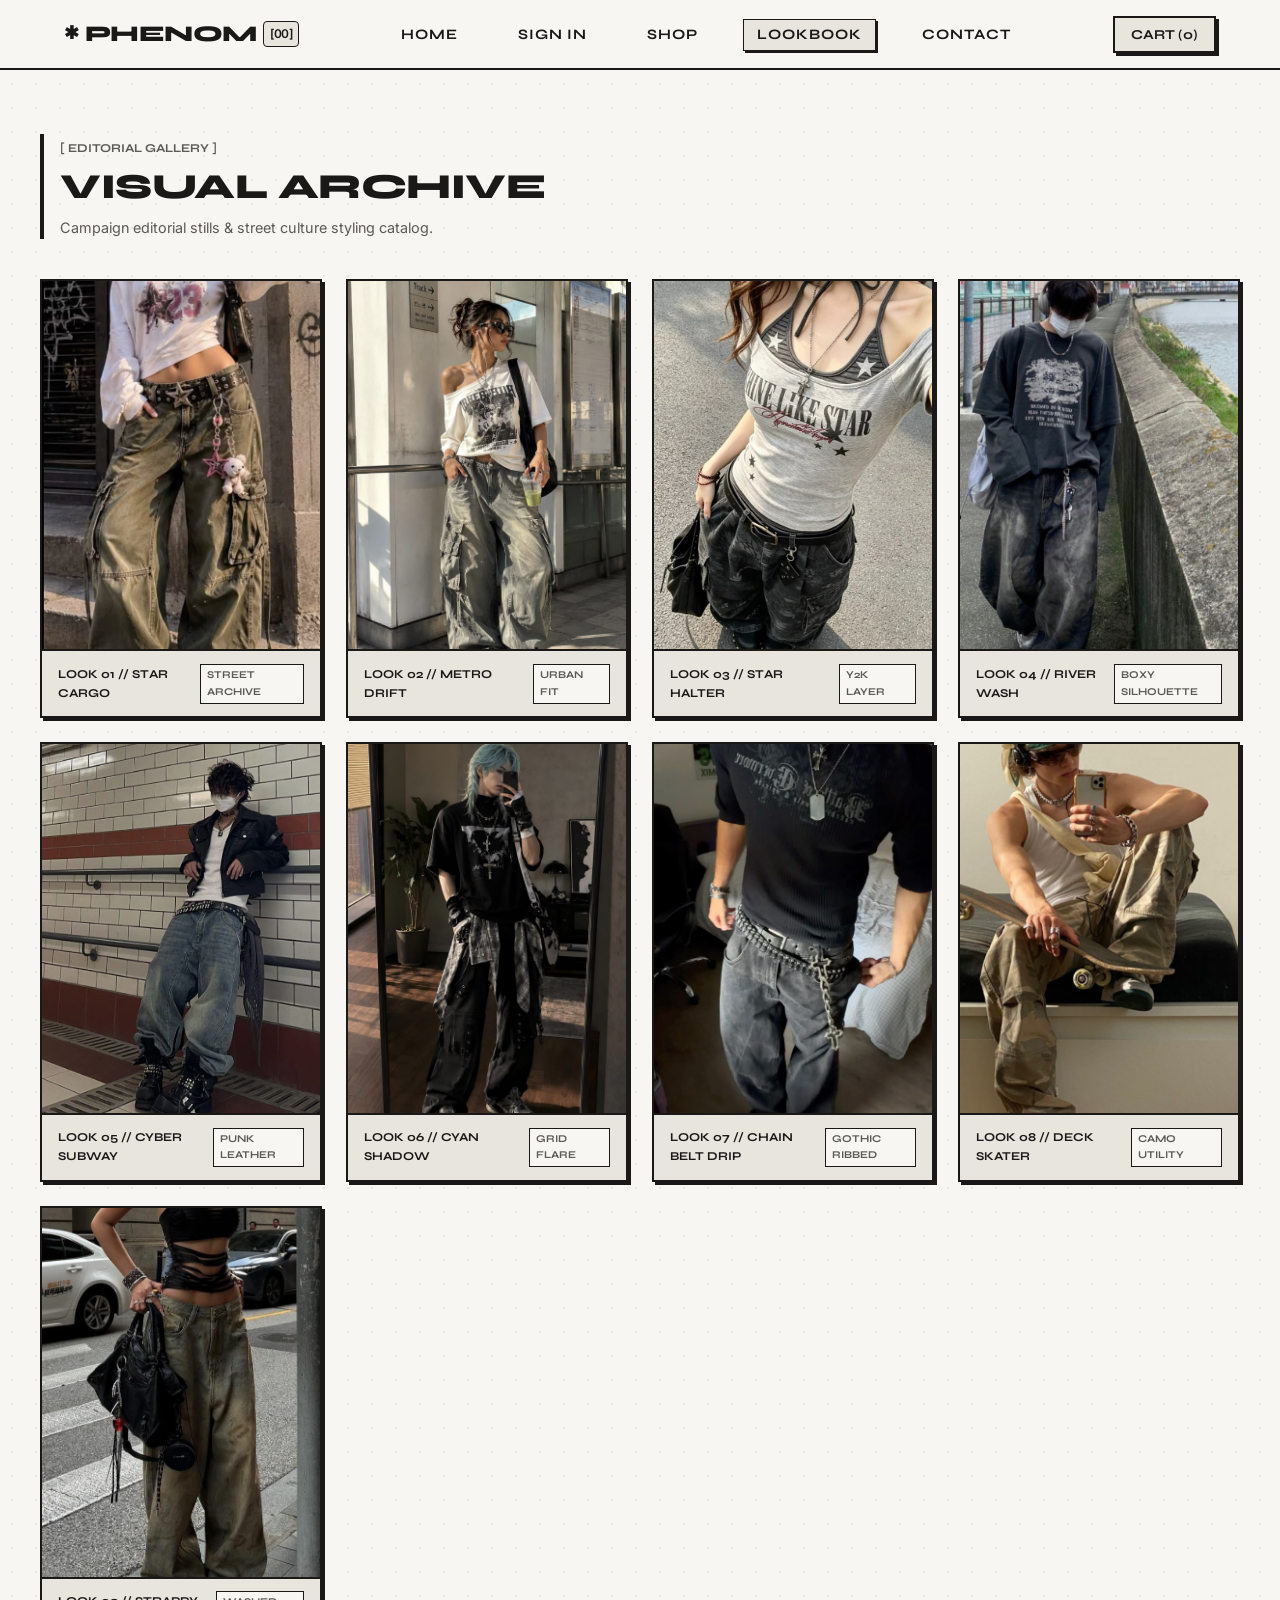
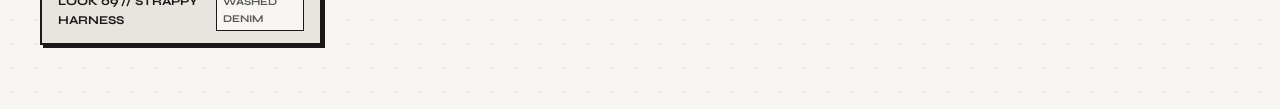
<file: lookbook.html>
<!DOCTYPE html>
<!-- 
  =============================================================================
  PHENOM - Lookbook Page (lookbook.html)
  =============================================================================
-->
<html lang="en">
<head>
  <meta charset="UTF-8">
  <meta name="viewport" content="width=device-width, initial-scale=1.0">
  <title>PHENOM | Lookbook</title>

  <link rel="preconnect" href="https://fonts.googleapis.com">
  <link rel="preconnect" href="https://fonts.gstatic.com" crossorigin>
  <link href="https://fonts.googleapis.com/css2?family=Inter:wght@400;500;600&family=Syne:wght@700;800&display=swap" rel="stylesheet">

  <link rel="stylesheet" href="style.css">
</head>
<body>

  <!-- NAVBAR -->
  <header class="site-header">
    <nav class="navbar">
      
      <a href="index.html" class="brand-logo">
        <span class="logo-symbol">✱</span> PHENOM <span class="logo-sub">[00]</span>
      </a>

      <ul class="nav-links">
        <li><a href="index.html" class="nav-item">HOME</a></li>
        <li><a href="signin.html" class="nav-item">SIGN IN</a></li>
        <li><a href="shop.html" class="nav-item">SHOP</a></li>
        <li><a href="lookbook.html" class="nav-item active">LOOKBOOK</a></li>
        <li><a href="contact.html" class="nav-item">CONTACT</a></li>
      </ul>

      <div class="nav-actions">
        <a href="shop.html" class="cart-badge">CART (0)</a>
      </div>

    </nav>
  </header>

  <!-- LOOKBOOK PAGE CONTENT -->
  <main class="main-content">
    
    <section class="lookbook-section">
      <div class="section-container">
        
        <div class="section-header">
          <span class="section-tag">[ EDITORIAL GALLERY ]</span>
          <h2 class="section-title">VISUAL ARCHIVE</h2>
          <p class="section-desc">Campaign editorial stills & street culture styling catalog.</p>
        </div>

        <!-- 9-Card Gallery Grid -->
        <div class="lookbook-grid">
          
          <!-- Look 1 -->
          <div class="lookbook-card">
            <div class="lookbook-image-box">
              <img src="images/lookbook1.jpg" alt="Look 01 Streetwear" class="lookbook-img">
            </div>
            <div class="lookbook-meta">
              <span class="look-title">LOOK 01 // STAR CARGO</span>
              <span class="look-tag">STREET ARCHIVE</span>
            </div>
          </div>

          <!-- Look 2 -->
          <div class="lookbook-card">
            <div class="lookbook-image-box">
              <img src="images/lookbook2.jpg" alt="Look 02 Streetwear" class="lookbook-img">
            </div>
            <div class="lookbook-meta">
              <span class="look-title">LOOK 02 // METRO DRIFT</span>
              <span class="look-tag">URBAN FIT</span>
            </div>
          </div>

          <!-- Look 3 -->
          <div class="lookbook-card">
            <div class="lookbook-image-box">
              <img src="images/lookbook3.jpg" alt="Look 03 Streetwear" class="lookbook-img">
            </div>
            <div class="lookbook-meta">
              <span class="look-title">LOOK 03 // STAR HALTER</span>
              <span class="look-tag">Y2K LAYER</span>
            </div>
          </div>

          <!-- Look 4 -->
          <div class="lookbook-card">
            <div class="lookbook-image-box">
              <img src="images/lookbook4.jpg" alt="Look 04 Streetwear" class="lookbook-img">
            </div>
            <div class="lookbook-meta">
              <span class="look-title">LOOK 04 // RIVER WASH</span>
              <span class="look-tag">BOXY SILHOUETTE</span>
            </div>
          </div>

          <!-- Look 5 -->
          <div class="lookbook-card">
            <div class="lookbook-image-box">
              <img src="images/lookbook5.jpg" alt="Look 05 Streetwear" class="lookbook-img">
            </div>
            <div class="lookbook-meta">
              <span class="look-title">LOOK 05 // CYBER SUBWAY</span>
              <span class="look-tag">PUNK LEATHER</span>
            </div>
          </div>

          <!-- Look 6 -->
          <div class="lookbook-card">
            <div class="lookbook-image-box">
              <img src="images/lookbook6.jpg" alt="Look 06 Streetwear" class="lookbook-img">
            </div>
            <div class="lookbook-meta">
              <span class="look-title">LOOK 06 // CYAN SHADOW</span>
              <span class="look-tag">GRID FLARE</span>
            </div>
          </div>

          <!-- Look 7 -->
          <div class="lookbook-card">
            <div class="lookbook-image-box">
              <img src="images/lookbook7.jpg" alt="Look 07 Streetwear" class="lookbook-img">
            </div>
            <div class="lookbook-meta">
              <span class="look-title">LOOK 07 // CHAIN BELT DRIP</span>
              <span class="look-tag">GOTHIC RIBBED</span>
            </div>
          </div>

          <!-- Look 8 -->
          <div class="lookbook-card">
            <div class="lookbook-image-box">
              <img src="images/lookbook8.jpg" alt="Look 08 Streetwear" class="lookbook-img">
            </div>
            <div class="lookbook-meta">
              <span class="look-title">LOOK 08 // DECK SKATER</span>
              <span class="look-tag">CAMO UTILITY</span>
            </div>
          </div>

          <!-- Look 9 -->
          <div class="lookbook-card">
            <div class="lookbook-image-box">
              <img src="images/lookbook9.jpg" alt="Look 09 Streetwear" class="lookbook-img">
            </div>
            <div class="lookbook-meta">
              <span class="look-title">LOOK 09 // STRAPPY HARNESS</span>
              <span class="look-tag">WASHED DENIM</span>
            </div>
          </div>

        </div>

      </div>
    </section>

  </main>

</body>
</html>
</file>
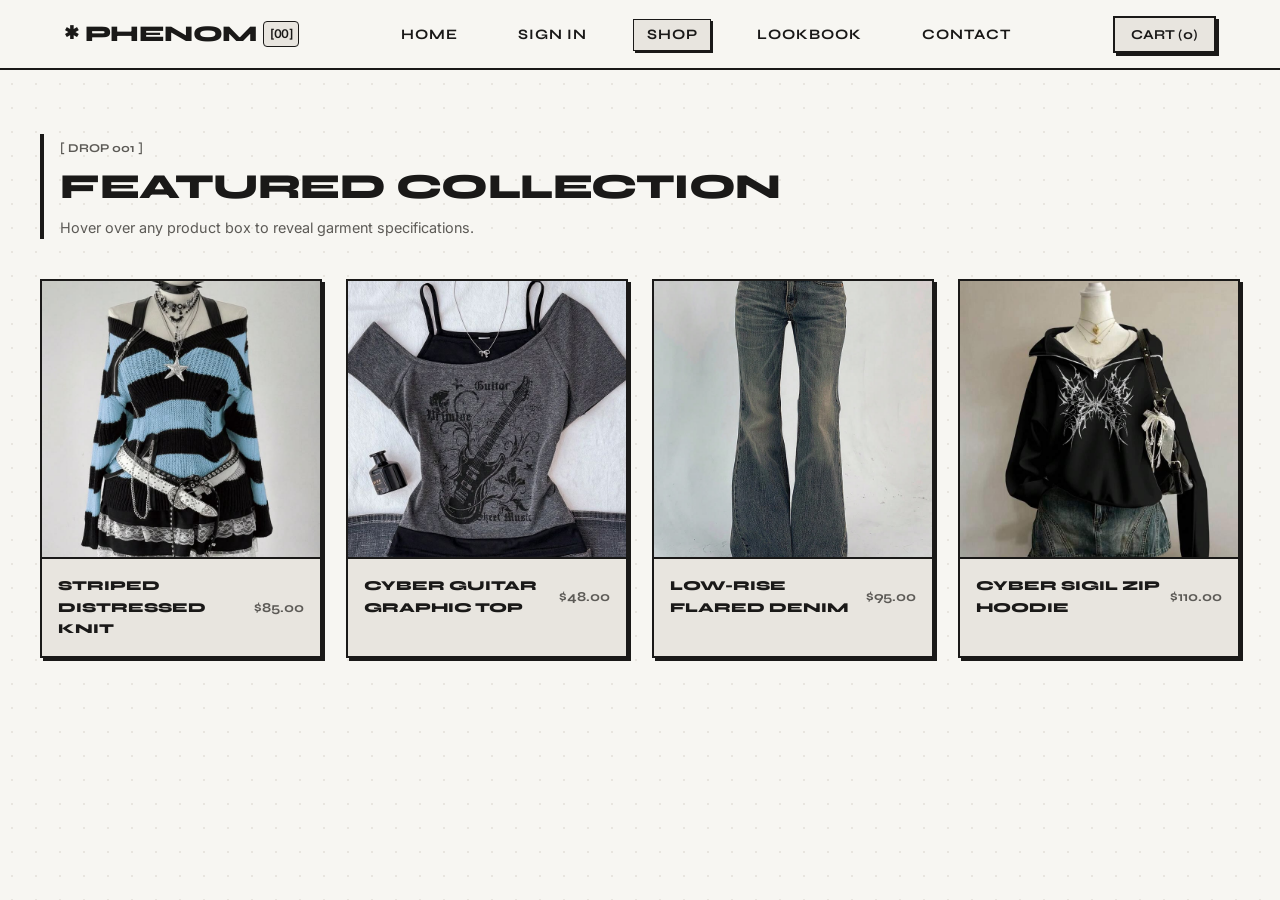
<file: shop.html>
<!DOCTYPE html>
<!-- 
  =============================================================================
  PHENOM - Shop Page (shop.html)
  =============================================================================
-->
<html lang="en">
<head>
  <meta charset="UTF-8">
  <meta name="viewport" content="width=device-width, initial-scale=1.0">
  <title>PHENOM | Shop</title>

  <link rel="preconnect" href="https://fonts.googleapis.com">
  <link rel="preconnect" href="https://fonts.gstatic.com" crossorigin>
  <link href="https://fonts.googleapis.com/css2?family=Inter:wght@400;500;600&family=Syne:wght@700;800&display=swap" rel="stylesheet">

  <link rel="stylesheet" href="style.css">
</head>
<body>

  <!-- NAVBAR -->
  <header class="site-header">
    <nav class="navbar">
      
      <a href="index.html" class="brand-logo">
        <span class="logo-symbol">✱</span> PHENOM <span class="logo-sub">[00]</span>
      </a>

      <ul class="nav-links">
        <li><a href="index.html" class="nav-item">HOME</a></li>
        <li><a href="signin.html" class="nav-item">SIGN IN</a></li>
        <li><a href="shop.html" class="nav-item active">SHOP</a></li>
        <li><a href="lookbook.html" class="nav-item">LOOKBOOK</a></li>
        <li><a href="contact.html" class="nav-item">CONTACT</a></li>
      </ul>

      <div class="nav-actions">
        <a href="shop.html" class="cart-badge">CART (0)</a>
      </div>

    </nav>
  </header>

  <!-- SHOP PAGE CONTENT -->
  <main class="main-content">
    
    <section class="shop-section">
      <div class="section-container">
        
        <div class="section-header">
          <span class="section-tag">[ DROP 001 ]</span>
          <h2 class="section-title">FEATURED COLLECTION</h2>
          <p class="section-desc">Hover over any product box to reveal garment specifications.</p>
        </div>

        <!-- 4-Product Grid -->
        <div class="product-grid">
          
          <!-- Product 1: Striped Distressed Knit Sweater -->
          <div class="product-card">
            <div class="product-image-box">
              <img src="images/product1.jpg" alt="Striped Distressed Knit Sweater" class="product-img">
              
              <!-- Pure CSS Hover Overlay -->
              <div class="product-overlay">
                <span class="overlay-tag">SPECIFICATIONS</span>
                <p class="overlay-desc">Distressed blue-black knitwear with off-shoulder neckline, silver star pendant accent, and raw Y2K punk finish.</p>
                <button class="btn btn-primary add-cart-btn">ADD TO CART — $85</button>
              </div>
            </div>

            <div class="product-info">
              <h3 class="product-name">STRIPED DISTRESSED KNIT</h3>
              <span class="product-price">$85.00</span>
            </div>
          </div>

          <!-- Product 2: Cyber Guitar Graphic Top -->
          <div class="product-card">
            <div class="product-image-box">
              <img src="images/product2.jpg" alt="Cyber Guitar Graphic Top" class="product-img">
              
              <div class="product-overlay">
                <span class="overlay-tag">SPECIFICATIONS</span>
                <p class="overlay-desc">Off-shoulder heather gray top with cyber gothic guitar typography print and layered double straps.</p>
                <button class="btn btn-primary add-cart-btn">ADD TO CART — $48</button>
              </div>
            </div>

            <div class="product-info">
              <h3 class="product-name">CYBER GUITAR GRAPHIC TOP</h3>
              <span class="product-price">$48.00</span>
            </div>
          </div>

          <!-- Product 3: Low-Rise Flared Denim -->
          <div class="product-card">
            <div class="product-image-box">
              <img src="images/product3.jpg" alt="Low-Rise Flared Denim Jeans" class="product-img">
              
              <div class="product-overlay">
                <span class="overlay-tag">SPECIFICATIONS</span>
                <p class="overlay-desc">Vintage washed rigid cotton denim with low-rise waist fit, whiskered thighs, and exaggerated flare leg cut.</p>
                <button class="btn btn-primary add-cart-btn">ADD TO CART — $95</button>
              </div>
            </div>

            <div class="product-info">
              <h3 class="product-name">LOW-RISE FLARED DENIM</h3>
              <span class="product-price">$95.00</span>
            </div>
          </div>

          <!-- Product 4: Cyber Sigil Zip Hoodie -->
          <div class="product-card">
            <div class="product-image-box">
              <img src="images/product4.jpg" alt="Cyber Sigil Zip Hoodie" class="product-img">
              
              <div class="product-overlay">
                <span class="overlay-tag">SPECIFICATIONS</span>
                <p class="overlay-desc">Heavyweight black fleece zip sweater featuring chrome cyber sigil chest artwork and layered stand collar.</p>
                <button class="btn btn-primary add-cart-btn">ADD TO CART — $110</button>
              </div>
            </div>

            <div class="product-info">
              <h3 class="product-name">CYBER SIGIL ZIP HOODIE</h3>
              <span class="product-price">$110.00</span>
            </div>
          </div>

        </div>

      </div>
    </section>

  </main>

</body>
</html>
</file>
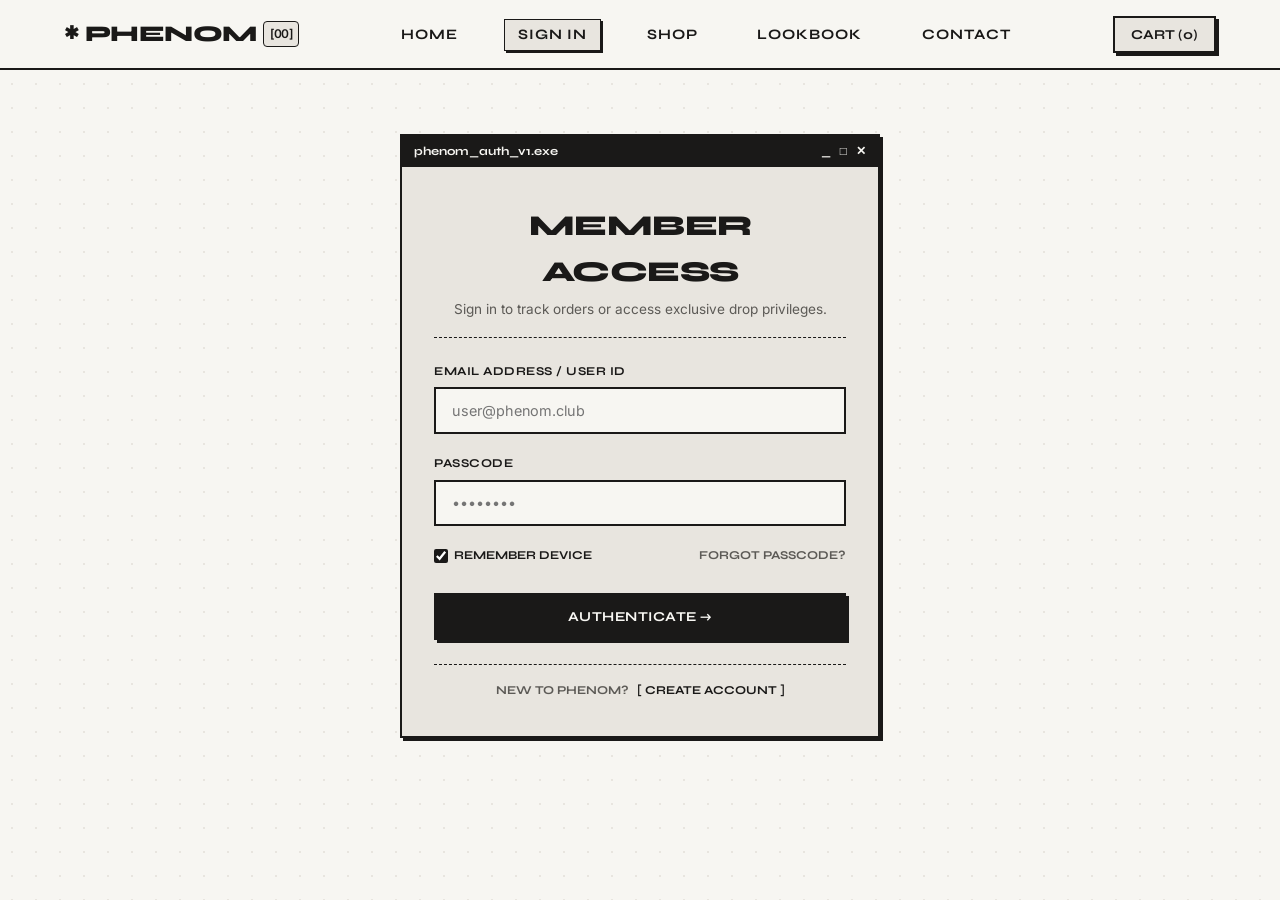
<file: signin.html>
<!DOCTYPE html>
<!-- 
  =============================================================================
  PHENOM - Sign In / Account Page (signin.html)
  =============================================================================
-->
<html lang="en">
<head>
  <meta charset="UTF-8">
  <meta name="viewport" content="width=device-width, initial-scale=1.0">
  <title>PHENOM | Sign In</title>

  <link rel="preconnect" href="https://fonts.googleapis.com">
  <link rel="preconnect" href="https://fonts.gstatic.com" crossorigin>
  <link href="https://fonts.googleapis.com/css2?family=Inter:wght@400;500;600&family=Syne:wght@700;800&display=swap" rel="stylesheet">

  <link rel="stylesheet" href="style.css">
</head>
<body>

  <!-- NAVBAR -->
  <header class="site-header">
    <nav class="navbar">
      
      <a href="index.html" class="brand-logo">
        <span class="logo-symbol">✱</span> PHENOM <span class="logo-sub">[00]</span>
      </a>

      <ul class="nav-links">
        <li><a href="index.html" class="nav-item">HOME</a></li>
        <li><a href="signin.html" class="nav-item active">SIGN IN</a></li>
        <li><a href="shop.html" class="nav-item">SHOP</a></li>
        <li><a href="lookbook.html" class="nav-item">LOOKBOOK</a></li>
        <li><a href="contact.html" class="nav-item">CONTACT</a></li>
      </ul>

      <div class="nav-actions">
        <a href="shop.html" class="cart-badge">CART (0)</a>
      </div>

    </nav>
  </header>

  <!-- SIGN IN PAGE CONTENT -->
  <main class="main-content">
    
    <section class="signin-section">
      <div class="signin-container">
        
        <div class="signin-card">
          <div class="window-header">
            <span class="window-title">phenom_auth_v1.exe</span>
            <div class="window-controls">
              <span>_</span>
              <span>□</span>
              <span>✕</span>
            </div>
          </div>

          <div class="signin-content">
            
            <div class="form-header">
              <h2 class="form-title">MEMBER ACCESS</h2>
              <p class="form-subtitle">Sign in to track orders or access exclusive drop privileges.</p>
            </div>

            <form action="#" class="auth-form" onsubmit="event.preventDefault();">
              
              <div class="form-group">
                <label for="email" class="form-label">EMAIL ADDRESS / USER ID</label>
                <input type="email" id="email" class="form-input" placeholder="user@phenom.club" required>
              </div>

              <div class="form-group">
                <label for="password" class="form-label">PASSCODE</label>
                <input type="password" id="password" class="form-input" placeholder="••••••••" required>
              </div>

              <div class="form-options">
                <label class="checkbox-label">
                  <input type="checkbox" checked>
                  <span>REMEMBER DEVICE</span>
                </label>
                <a href="#" class="forgot-link">FORGOT PASSCODE?</a>
              </div>

              <button type="submit" class="btn btn-primary form-submit-btn">AUTHENTICATE →</button>

            </form>

            <div class="form-footer">
              <span>NEW TO PHENOM?</span>
              <a href="#" class="switch-link">[ CREATE ACCOUNT ]</a>
            </div>

          </div>
        </div>

      </div>
    </section>

  </main>

</body>
</html>
</file>
<file: style.css>
/* 
=============================================================================
PHENOM - CSS STYLESHEET
=============================================================================
WHAT IS CSS?
CSS stands for Cascading Style Sheets. While HTML builds the skeleton of a site,
CSS adds the visual design: colors, fonts, spacing, borders, layouts, and animations.
=============================================================================
*/

/* 
  ---------------------------------------------------------------------------
  1. CSS COLOR & DESIGN VARIABLES
  ---------------------------------------------------------------------------
  :root allows us to store color hex codes in custom variables like --bg-cream.
  This makes it super easy to keep colors consistent across the entire website.
*/
:root {
  /* Color Palette: Soft Muted Neutrals (Y2K Webcore Minimalist) */
  --bg-cream: #F7F6F2;        /* Off-white / cream background */
  --surface-stone: #E8E5DF;   /* Stone / taupe gray for cards and sections */
  --surface-stone-hover: #DCD8D0; /* Slightly darker stone for hover states */
  --text-charcoal: #1A1918;   /* Deep charcoal / near-black for primary text */
  --text-muted: #5C5A56;      /* Soft charcoal for secondary subtitle text */
  --border-dark: #1A1918;     /* Crisp charcoal border for Y2K boxy structure */
  
  /* Fonts */
  --font-header: 'Syne', sans-serif;
  --font-body: 'Inter', sans-serif;

  /* Shadows: Soft Y2K webcore block shadow */
  --shadow-soft: 3px 3px 0px var(--text-charcoal);
  --shadow-hover: 5px 5px 0px var(--text-charcoal);
}

/* 
  ---------------------------------------------------------------------------
  2. GLOBAL CSS RESET & BOX MODEL
  ---------------------------------------------------------------------------
  By default, browsers add random margins and paddings to HTML elements. 
  `*` selects EVERY element on the page and resets those margins to 0.
  `box-sizing: border-box` makes sure element padding doesn't push width out.
*/
* {
  margin: 0;
  padding: 0;
  box-sizing: border-box;
}

/* Smooth scrolling when clicking on navbar section links (#home, #shop, etc.) */
html {
  scroll-behavior: smooth;
}

body {
  font-family: var(--font-body);
  background-color: var(--bg-cream);
  color: var(--text-charcoal);
  line-height: 1.6;
  /* subtle grid pattern background for webcore layout aesthetic */
  background-image: radial-gradient(var(--surface-stone) 1px, transparent 1px);
  background-size: 24px 24px;
}

/* Remove underline from links globally */
a {
  text-decoration: none;
  color: inherit;
}

/* Remove bullet points from lists globally */
ul {
  list-style: none;
}

/* 
  ---------------------------------------------------------------------------
  3. NAVIGATION BAR STYLING
  ---------------------------------------------------------------------------
*/

/* 
  header.site-header:
  - `position: sticky; top: 0;` keeps the header fixed at the top when scrolling.
  - `z-index: 1000;` ensures the navbar stays on top of all other elements.
*/
.site-header {
  position: sticky;
  top: 0;
  z-index: 1000;
  background-color: var(--bg-cream);
  border-bottom: 2px solid var(--border-dark);
}

/* 
  .navbar:
  - `display: flex;` puts child elements (logo, links, cart) side-by-side in a row.
  - `justify-content: space-between;` pushes logo to left, links to center, cart to right.
  - `align-items: center;` vertically aligns all items to the center line.
*/
.navbar {
  max-width: 1200px;
  margin: 0 auto; /* Centers the container inside the header */
  padding: 1rem 1.5rem;
  display: flex;
  justify-content: space-between;
  align-items: center;
}

/* 
  .brand-logo:
  Styling the brand name to look bold and futuristic like early 2000s tech brands.
*/
.brand-logo {
  font-family: var(--font-header);
  font-size: 1.4rem;
  font-weight: 800;
  letter-spacing: -0.5px;
  color: var(--text-charcoal);
  display: flex;
  align-items: center;
  gap: 0.4rem;
}

.logo-symbol {
  font-size: 1.1rem;
}

.logo-sub {
  font-size: 0.75rem;
  font-family: var(--font-body);
  font-weight: 600;
  background-color: var(--surface-stone);
  padding: 2px 6px;
  border-radius: 4px;
  border: 1px solid var(--border-dark);
}

/* 
  .nav-links:
  - `display: flex;` aligns menu items horizontally in a line.
  - `gap: 2rem;` puts equal spacing between each menu item.
*/
.nav-links {
  display: flex;
  gap: 2rem;
}

.nav-item {
  font-family: var(--font-header);
  font-size: 0.9rem;
  font-weight: 700;
  letter-spacing: 1px;
  color: var(--text-charcoal);
  padding: 0.4rem 0.8rem;
  border: 1px solid transparent;
  transition: all 0.2s ease-in-out;
}

/* Hover effect & Active state on navbar links: gives a Y2K stone box highlight */
.nav-item:hover,
.nav-item.active {
  background-color: var(--surface-stone);
  border-color: var(--border-dark);
  box-shadow: 2px 2px 0px var(--text-charcoal);
}

/* 
  .cart-badge:
  Styling the cart item on the right as a Y2K button.
*/
.cart-badge {
  font-family: var(--font-header);
  font-size: 0.85rem;
  font-weight: 700;
  background-color: var(--surface-stone);
  color: var(--text-charcoal);
  padding: 0.5rem 1rem;
  border: 2px solid var(--border-dark);
  box-shadow: var(--shadow-soft);
  transition: all 0.15s ease-in-out;
}

.cart-badge:hover {
  background-color: var(--text-charcoal);
  color: var(--bg-cream);
  box-shadow: 1px 1px 0px var(--text-charcoal);
  transform: translate(1px, 1px);
}

/* 
  ---------------------------------------------------------------------------
  4. HOME / HERO SECTION STYLING
  ---------------------------------------------------------------------------
*/

/* Padding for the hero area */
.hero-section {
  padding: 3rem 1.5rem;
}

/* 
  .hero-container:
  - `display: grid;` divides the section into columns.
  - `grid-template-columns: 1fr 1fr;` creates two equal columns side-by-side.
  - `gap: 2rem;` sets spacing between the text card and the image card.
*/
.hero-container {
  max-width: 1200px;
  margin: 0 auto;
  display: grid;
  grid-template-columns: 1fr 1fr;
  gap: 2rem;
  align-items: center;
}

/* Left side text card: styled like a Y2K OS window panel */
.hero-text-card {
  background-color: var(--surface-stone);
  border: 2px solid var(--border-dark);
  box-shadow: var(--shadow-soft);
  padding: 2.5rem;
  display: flex;
  flex-direction: column;
  gap: 1.25rem;
}

.hero-badge {
  display: inline-flex;
  align-items: center;
  gap: 0.5rem;
  font-family: var(--font-header);
  font-size: 0.75rem;
  font-weight: 700;
  letter-spacing: 1px;
  background-color: var(--bg-cream);
  color: var(--text-charcoal);
  border: 1px solid var(--border-dark);
  padding: 4px 10px;
  width: fit-content;
}

.badge-dot {
  color: var(--text-charcoal);
  font-size: 0.6rem;
}

.hero-title {
  font-family: var(--font-header);
  font-size: 3.2rem;
  font-weight: 800;
  line-height: 1;
  letter-spacing: -1px;
  color: var(--text-charcoal);
  text-transform: uppercase;
}

.hero-subtitle {
  font-size: 1rem;
  color: var(--text-muted);
  max-width: 90%;
}

/* Button container */
.hero-actions {
  display: flex;
  gap: 1rem;
  margin-top: 0.5rem;
}

/* 
  General Button Styles:
  - `transition: all 0.15s ease-in-out;` makes hover motion smooth.
*/
.btn {
  font-family: var(--font-header);
  font-size: 0.85rem;
  font-weight: 700;
  letter-spacing: 0.5px;
  padding: 0.8rem 1.4rem;
  border: 2px solid var(--border-dark);
  cursor: pointer;
  display: inline-block;
  transition: all 0.15s ease-in-out;
}

.btn-primary {
  background-color: var(--text-charcoal);
  color: var(--bg-cream);
  box-shadow: var(--shadow-soft);
}

.btn-primary:hover {
  background-color: var(--surface-stone-hover);
  color: var(--text-charcoal);
  transform: translate(-2px, -2px);
  box-shadow: var(--shadow-hover);
}

.btn-secondary {
  background-color: var(--bg-cream);
  color: var(--text-charcoal);
  box-shadow: var(--shadow-soft);
}

.btn-secondary:hover {
  background-color: var(--surface-stone);
  transform: translate(-2px, -2px);
  box-shadow: var(--shadow-hover);
}

/* Metadata grid inside hero card */
.hero-meta {
  display: grid;
  grid-template-columns: repeat(3, 1fr);
  gap: 0.5rem;
  margin-top: 1rem;
  padding-top: 1rem;
  border-top: 1px dashed var(--border-dark);
}

.meta-item {
  display: flex;
  flex-direction: column;
}

.meta-label {
  font-size: 0.65rem;
  font-weight: 700;
  color: var(--text-muted);
  letter-spacing: 0.5px;
}

.meta-val {
  font-size: 0.75rem;
  font-weight: 600;
  font-family: var(--font-header);
}

/* 
  Right side Y2K Window Frame for campaign image 
*/
.hero-image-card {
  border: 2px solid var(--border-dark);
  background-color: var(--surface-stone);
  box-shadow: var(--shadow-soft);
  overflow: hidden;
}

.window-header {
  background-color: var(--text-charcoal);
  color: var(--bg-cream);
  padding: 6px 12px;
  display: flex;
  justify-content: space-between;
  align-items: center;
  font-family: var(--font-header);
  font-size: 0.75rem;
  font-weight: 700;
}

.window-controls span {
  margin-left: 6px;
  font-weight: bold;
}

.hero-image-wrapper {
  aspect-ratio: 4 / 3;
  overflow: hidden;
}

.hero-img {
  width: 100%;
  height: 100%;
  object-fit: cover;
  display: block;
  filter: contrast(102%) saturate(95%);
}

/* Responsive design for tablets and mobile devices */
@media (max-width: 768px) {
  .hero-container {
    grid-template-columns: 1fr; /* Stack into 1 single column on small screens */
  }
  .hero-title {
    font-size: 2.5rem;
  }
}

/* 
  ---------------------------------------------------------------------------
  5. SIGN IN / AUTHENTICATION SECTION STYLING
  ---------------------------------------------------------------------------
*/
.signin-section {
  padding: 4rem 1.5rem;
  display: flex;
  justify-content: center;
}

.signin-container {
  width: 100%;
  max-width: 480px; /* Constrains form to a clean window size */
}

/* Y2K window container styling */
.signin-card {
  background-color: var(--surface-stone);
  border: 2px solid var(--border-dark);
  box-shadow: var(--shadow-soft);
  overflow: hidden;
}

.signin-content {
  padding: 2.25rem 2rem;
  display: flex;
  flex-direction: column;
  gap: 1.5rem;
}

.form-header {
  text-align: center;
  border-bottom: 1px dashed var(--border-dark);
  padding-bottom: 1rem;
}

.form-title {
  font-family: var(--font-header);
  font-size: 1.8rem;
  font-weight: 800;
  letter-spacing: -0.5px;
  color: var(--text-charcoal);
}

.form-subtitle {
  font-size: 0.85rem;
  color: var(--text-muted);
  margin-top: 0.25rem;
}

/* Form group stack */
.auth-form {
  display: flex;
  flex-direction: column;
  gap: 1.25rem;
}

.form-group {
  display: flex;
  flex-direction: column;
  gap: 0.4rem;
}

.form-label {
  font-family: var(--font-header);
  font-size: 0.75rem;
  font-weight: 700;
  letter-spacing: 0.5px;
  color: var(--text-charcoal);
}

/* 
  .form-input:
  Styling text fields with crisp Y2K borders and soft cream background.
*/
.form-input {
  width: 100%;
  padding: 0.8rem 1rem;
  font-family: var(--font-body);
  font-size: 0.9rem;
  background-color: var(--bg-cream);
  color: var(--text-charcoal);
  border: 2px solid var(--border-dark);
  outline: none;
  transition: all 0.15s ease-in-out;
}

/* Input focus effect: highlights border when user clicks into field */
.form-input:focus {
  background-color: #FFFFFF;
  box-shadow: 2px 2px 0px var(--text-charcoal);
}

.form-options {
  display: flex;
  justify-content: space-between;
  align-items: center;
  font-size: 0.75rem;
  font-family: var(--font-header);
  font-weight: 700;
}

.checkbox-label {
  display: flex;
  align-items: center;
  gap: 0.4rem;
  cursor: pointer;
}

.checkbox-label input[type="checkbox"] {
  accent-color: var(--text-charcoal);
  width: 14px;
  height: 14px;
  cursor: pointer;
}

.forgot-link {
  color: var(--text-muted);
}

.forgot-link:hover {
  text-decoration: underline;
  color: var(--text-charcoal);
}

.form-submit-btn {
  width: 100%;
  text-align: center;
  margin-top: 0.5rem;
}

.form-footer {
  display: flex;
  justify-content: center;
  align-items: center;
  gap: 0.5rem;
  font-size: 0.75rem;
  font-family: var(--font-header);
  font-weight: 700;
  border-top: 1px dashed var(--border-dark);
  padding-top: 1rem;
  color: var(--text-muted);
}

.switch-link {
  color: var(--text-charcoal);
}

.switch-link:hover {
  background-color: var(--text-charcoal);
  color: var(--bg-cream);
  padding: 2px 4px;
}

/* 
  ---------------------------------------------------------------------------
  6. SHOP SECTION & PURE CSS HOVER OVERLAY STYLING
  ---------------------------------------------------------------------------
*/
.shop-section {
  padding: 4rem 1.5rem;
}

.section-container {
  max-width: 1200px;
  margin: 0 auto;
}

/* Section Header text */
.section-header {
  margin-bottom: 2.5rem;
  border-left: 4px solid var(--border-dark);
  padding-left: 1rem;
}

.section-tag {
  font-family: var(--font-header);
  font-size: 0.75rem;
  font-weight: 700;
  color: var(--text-muted);
}

.section-title {
  font-family: var(--font-header);
  font-size: 2.2rem;
  font-weight: 800;
  letter-spacing: -0.5px;
  color: var(--text-charcoal);
}

.section-desc {
  font-size: 0.9rem;
  color: var(--text-muted);
}

/* 
  .product-grid:
  - `display: grid;` divides space into columns automatically.
  - `repeat(auto-fit, minmax(240px, 1fr))` dynamically fits 4 items per row on desktop, 
    and automatically wraps down to 2 or 1 items on smaller screens.
*/
.product-grid {
  display: grid;
  grid-template-columns: repeat(auto-fit, minmax(240px, 1fr));
  gap: 1.5rem;
}

/* Individual Product Card */
.product-card {
  background-color: var(--surface-stone);
  border: 2px solid var(--border-dark);
  box-shadow: var(--shadow-soft);
  transition: transform 0.2s ease, box-shadow 0.2s ease;
}

.product-card:hover {
  transform: translate(-3px, -3px);
  box-shadow: var(--shadow-hover);
}

/* Image container box: `position: relative` lets child overlay align to it */
.product-image-box {
  position: relative;
  aspect-ratio: 1 / 1;
  overflow: hidden;
  background-color: var(--bg-cream);
  border-bottom: 2px solid var(--border-dark);
}

.product-img {
  width: 100%;
  height: 100%;
  object-fit: cover;
  display: block;
}

/* 
  ===========================================================================
  PURE CSS HOVER EFFECT (NO JAVASCRIPT NEEDED!)
  ===========================================================================
  `.product-overlay` sits over the image.
  - `opacity: 0;` makes it completely invisible by default.
  - `transition: opacity 0.25s ease-in-out;` makes it fade in smoothly.
*/
.product-overlay {
  position: absolute;
  top: 0;
  left: 0;
  width: 100%;
  height: 100%;
  background-color: rgba(232, 229, 223, 0.95); /* Semi-transparent stone overlay */
  padding: 1.25rem;
  display: flex;
  flex-direction: column;
  justify-content: center;
  align-items: flex-start;
  gap: 0.75rem;
  
  opacity: 0; /* Hidden by default */
  transition: opacity 0.25s ease-in-out;
}

/* 
  THIS IS THE KEY MAGIC LINE:
  When the user hovers their mouse over `.product-card`, target `.product-overlay`
  inside it and change opacity to 1!
*/
.product-card:hover .product-overlay {
  opacity: 1; /* Revealed on hover! */
}

.overlay-tag {
  font-family: var(--font-header);
  font-size: 0.65rem;
  font-weight: 700;
  background-color: var(--text-charcoal);
  color: var(--bg-cream);
  padding: 2px 6px;
}

.overlay-desc {
  font-size: 0.8rem;
  color: var(--text-charcoal);
  line-height: 1.4;
}

.add-cart-btn {
  width: 100%;
  text-align: center;
  margin-top: 0.25rem;
  font-size: 0.75rem;
  padding: 0.6rem;
}

/* Product title and price bar beneath image */
.product-info {
  padding: 1rem;
  display: flex;
  justify-content: space-between;
  align-items: center;
}

.product-name {
  font-family: var(--font-header);
  font-size: 0.85rem;
  font-weight: 800;
  color: var(--text-charcoal);
}

.product-price {
  font-family: var(--font-header);
  font-size: 0.85rem;
  font-weight: 700;
  color: var(--text-muted);
}

/* 
  ---------------------------------------------------------------------------
  7. LOOKBOOK GALLERY SECTION STYLING
  ---------------------------------------------------------------------------
*/
.lookbook-section {
  padding: 4rem 1.5rem;
}

.lookbook-grid {
  display: grid;
  grid-template-columns: repeat(auto-fit, minmax(280px, 1fr));
  gap: 1.5rem;
}

.lookbook-card {
  background-color: var(--surface-stone);
  border: 2px solid var(--border-dark);
  box-shadow: var(--shadow-soft);
  overflow: hidden;
  transition: transform 0.2s ease, box-shadow 0.2s ease;
}

.lookbook-card:hover {
  transform: translate(-3px, -3px);
  box-shadow: var(--shadow-hover);
}

.lookbook-image-box {
  width: 100%;
  aspect-ratio: 3 / 4; /* Editorial portrait aspect ratio */
  overflow: hidden;
  background-color: var(--bg-cream);
  border-bottom: 2px solid var(--border-dark);
}

.lookbook-img {
  width: 100%;
  height: 100%;
  object-fit: cover;
  display: block;
  transition: transform 0.3s ease;
}

.lookbook-card:hover .lookbook-img {
  transform: scale(1.03); /* Subtle Y2K zoom effect */
}

.lookbook-meta {
  padding: 0.8rem 1rem;
  display: flex;
  justify-content: space-between;
  align-items: center;
  font-family: var(--font-header);
  font-size: 0.75rem;
  font-weight: 700;
}

.look-title {
  color: var(--text-charcoal);
}

.look-tag {
  color: var(--text-muted);
  font-size: 0.65rem;
  background-color: var(--bg-cream);
  padding: 2px 6px;
  border: 1px solid var(--border-dark);
}
</file>
